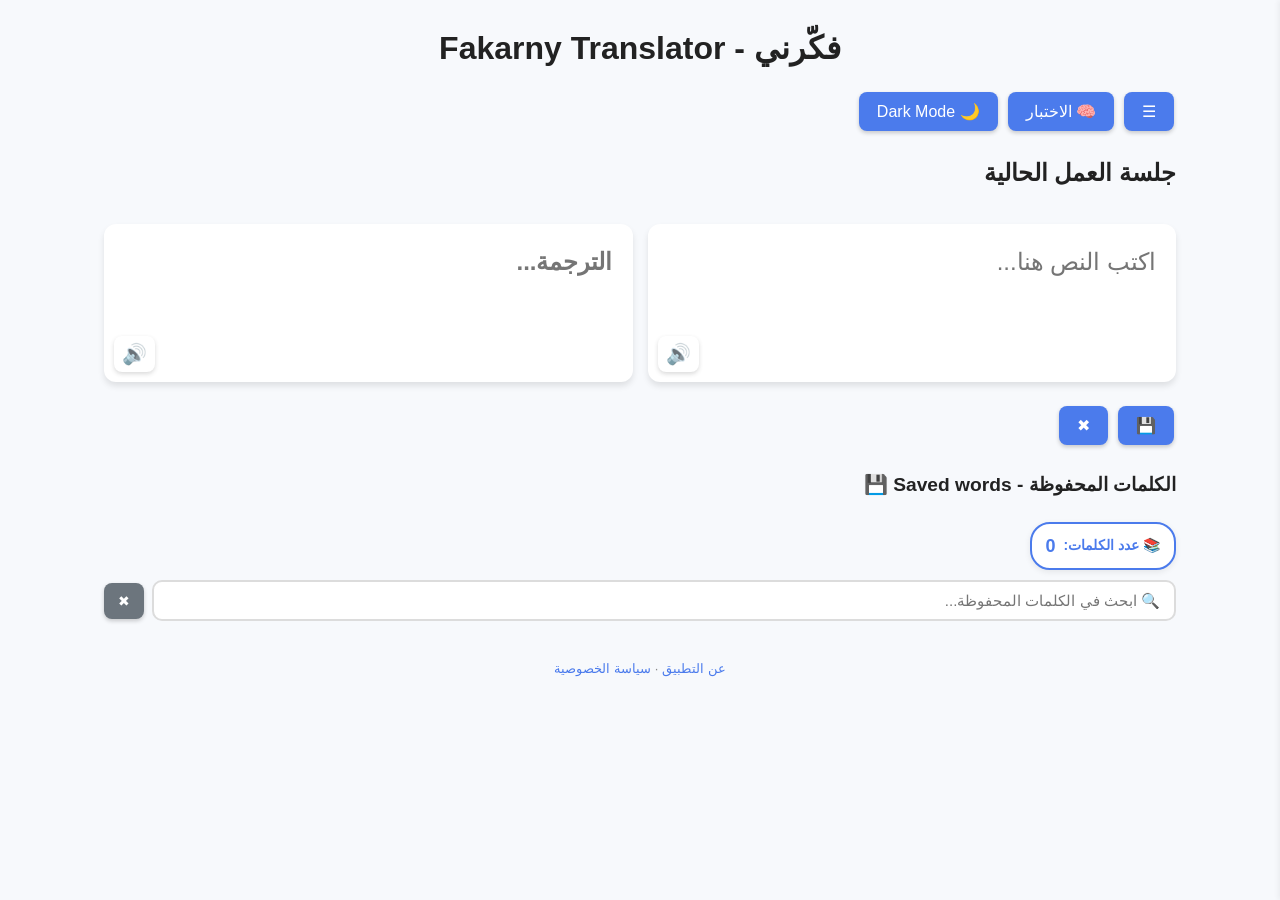
<file: index.html>
<!DOCTYPE html>
<html lang="ar" dir="rtl">
<head>
<meta charset="UTF-8" />
<meta name="viewport" content="width=device-width, initial-scale=1.0" />
<title>فكّرني - Fakarny Translator</title>
<meta name="description" content="فكّرني: أداة ترجمة فورية بين العربية والإنجليزية، مع حفظ الكلمات في جلسات منظمة، اختبارات تفاعلية لتثبيت المفردات، ونطق صوتي. مجاني بالكامل وبدون تسجيل.">

<meta property="og:type" content="website">
<meta property="og:title" content="فكّرني - Fakarny Translator">
<meta property="og:description" content="ترجم كلماتك بين العربية والإنجليزية، احفظها في جلسات، واختبر نفسك فيها لاحقًا. أداة بسيطة ومجانية بالكامل.">
<meta property="og:image" content="icon.png">
<meta property="og:locale" content="ar_AR">

<meta name="twitter:card" content="summary">
<meta name="twitter:title" content="فكّرني - Fakarny Translator">
<meta name="twitter:description" content="ترجم كلماتك بين العربية والإنجليزية، احفظها، واختبر نفسك فيها لاحقًا.">
<meta name="twitter:image" content="icon.png">

  <!-- Google tag (gtag.js) -->
<script async src="https://www.googletagmanager.com/gtag/js?id=G-F8EG2MN2RM"></script>
<script>
  window.dataLayer = window.dataLayer || [];
  function gtag(){dataLayer.push(arguments);}
  gtag('js', new Date());

  gtag('config', 'G-F8EG2MN2RM');
</script>

<!--Google Ads  -->
<script async src="https://pagead2.googlesyndication.com/pagead/js/adsbygoogle.js?client=ca-pub-7664461287230954"
     crossorigin="anonymous"></script>
  
<link rel="icon" href="icon.png">
<link rel="stylesheet" href="css/style.css">
</head>

<body>
  <div id="sidebarOverlay"></div>

  <div id="sidebar" class="hidden">
    <button id="closeSidebarBtn" onclick="closeSidebar(); clickSound();" title="إغلاق القائمة">✖</button>
    <h3>الجلسات</h3>
    <div id="sessionList"></div>
    <button onclick="newSession(); clickSound();" title="New session">+ جلسة جديدة</button>
  </div>

  <div id="main">
    <h1>فكّرني - Fakarny Translator</h1>

    <div id="topButtons">
      <button id="toggleSidebar" title="Side menu">☰</button>
      <button onclick="clickSound(); window.location.href='quiz.html'" title="Quiz">🧠 الاختبار</button>
      <button id="darkToggle" title="Change brightness">🌙 الوضع الداكن</button>
    </div>

    <h2 id="currentSessionDisplay" title="جلسة العمل الحالية"></h2>

    <div id="translation-area">
      <div id="input-box" class="translator-box">
        <textarea id="inputWord" placeholder="اكتب النص هنا..." oninput="handleInput()"></textarea>
        <button class="speak-btn" id="speakInput" onclick="toggleSpeak('inputWord', 'speakInput')" title="Listen">🔊</button>
      </div>

      <div id="output-box" class="translator-box">
        <textarea id="outputWord" placeholder="الترجمة..." title="يمكنك تعديل الترجمة قبل الحفظ" oninput="autoResize()"></textarea>
        <button class="speak-btn" id="speakOutput" onclick="toggleSpeak('outputWord', 'speakOutput')" title="Listen">🔊</button>
      </div>
    </div>

    <div id="actionButtons">
      <button onclick="saveWord(); clickSound();" title="Save">💾</button>
      <button onclick="clearOutput(); clickSound();" title="Delete">✖</button>
    </div>

    <h3>الكلمات المحفوظة - Saved words 💾</h3>

    <!-- عداد الكلمات -->
    <div id="wordCounter" title="Counter">
      📚 عدد الكلمات: <span id="counterNumber">0</span>
    </div>

    <!-- حقل البحث -->
    <div id="searchContainer">
      <input type="text" id="searchInput" placeholder="🔍 ابحث في الكلمات المحفوظة..." oninput="handleSearch()" title="Searching"/>
      <button id="clearSearch" onclick="clearSearch(); clickSound();" title="مسح البحث">✖</button>
    </div>

    <div id="savedWords" class="word-list"></div>

    <div id="siteFooter">
      <a href="about.html">عن التطبيق</a> · <a href="privacy-policy.html">سياسة الخصوصية</a>
    </div>
  </div>

  <script src="js/theme-common.js"></script>
  <script src="js/main.js"></script>
</body>
</html>
</file>
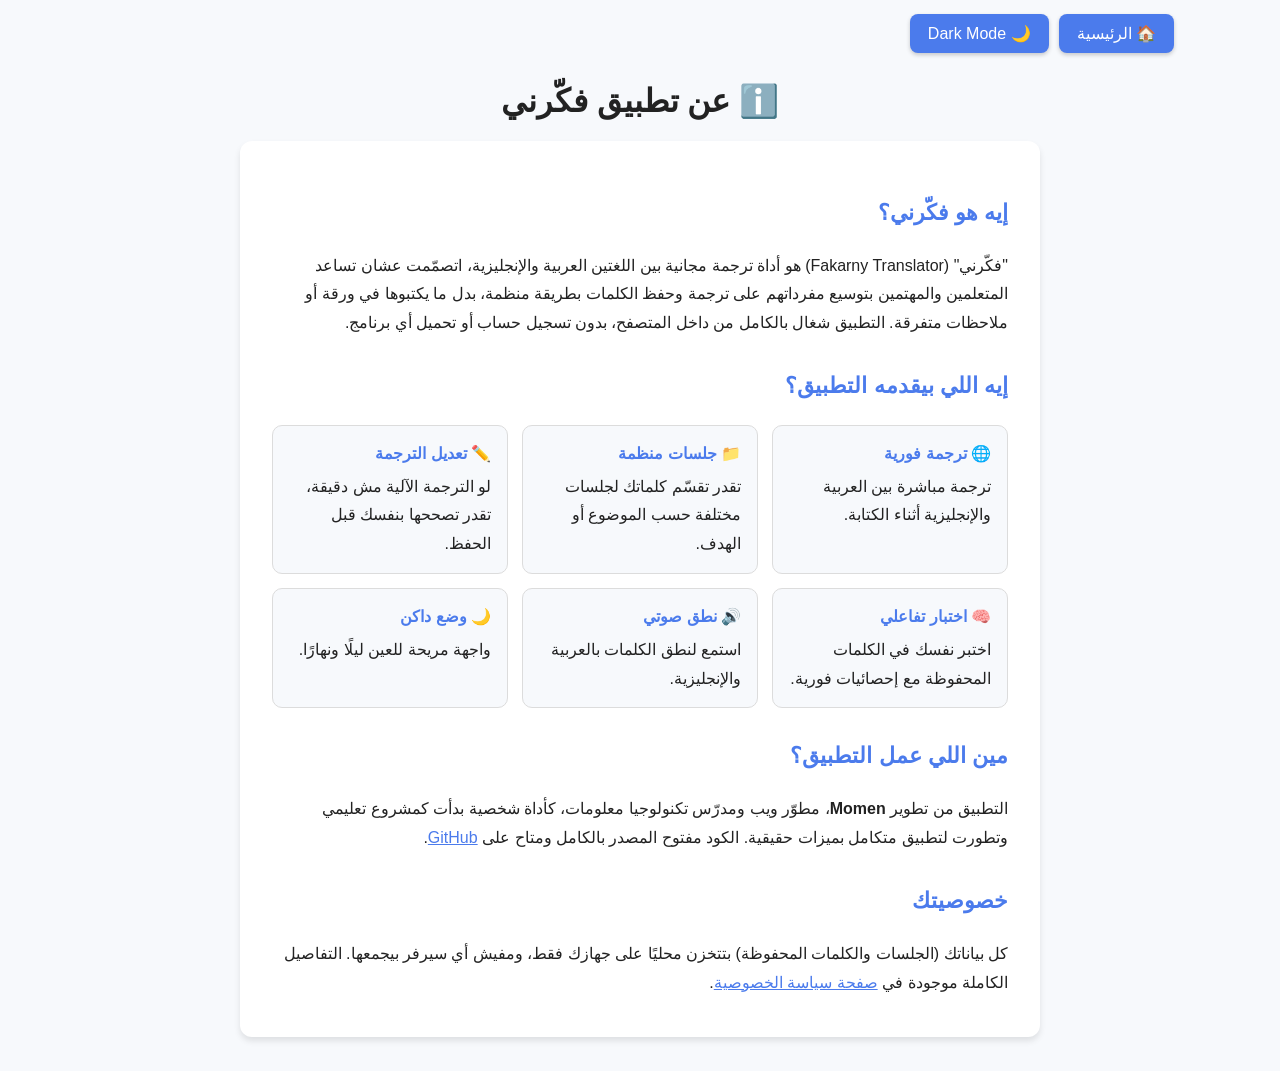
<file: about.html>
<!DOCTYPE html>
<html lang="ar" dir="rtl">
<head>
<meta charset="UTF-8" />
<meta name="viewport" content="width=device-width, initial-scale=1.0" />
<title>عن التطبيق - Fakarny Translator</title>
<meta name="description" content="تعرّف على فكّرني: أداة ترجمة مجانية بين العربية والإنجليزية، مين اللي عملها، وإزاي بتشتغل.">
  <!-- Google tag (gtag.js) -->
<script async src="https://www.googletagmanager.com/gtag/js?id=G-F8EG2MN2RM"></script>
<script>
  window.dataLayer = window.dataLayer || [];
  function gtag(){dataLayer.push(arguments);}
  gtag('js', new Date());

  gtag('config', 'G-F8EG2MN2RM');
</script>
<script async src="https://pagead2.googlesyndication.com/pagead/js/adsbygoogle.js?client=ca-pub-7664461287230954"crossorigin="anonymous"></script>
<link rel="icon" href="icon.png">
<link rel="stylesheet" href="css/style.css">
</head>

<body>
  <div id="main">
    <div id="topButtons">
      <button onclick="window.location.href='index.html'" title="العودة للرئيسية">🏠 الرئيسية</button>
      <button id="darkToggle" title="Change brightness">🌙 الوضع الداكن</button>
    </div>

    <h1>ℹ️ عن تطبيق فكّرني</h1>

    <div class="about-card">
      <h2>إيه هو فكّرني؟</h2>
      <p>
        "فكّرني" (Fakarny Translator) هو أداة ترجمة مجانية بين اللغتين العربية والإنجليزية، اتصمّمت عشان تساعد المتعلمين
        والمهتمين بتوسيع مفرداتهم على ترجمة وحفظ الكلمات بطريقة منظمة، بدل ما يكتبوها في ورقة أو ملاحظات متفرقة.
        التطبيق شغال بالكامل من داخل المتصفح، بدون تسجيل حساب أو تحميل أي برنامج.
      </p>

      <h2>إيه اللي بيقدمه التطبيق؟</h2>
      <div class="feature-grid">
        <div class="feature-item">
          <strong>🌐 ترجمة فورية</strong>
          ترجمة مباشرة بين العربية والإنجليزية أثناء الكتابة.
        </div>
        <div class="feature-item">
          <strong>📁 جلسات منظمة</strong>
          تقدر تقسّم كلماتك لجلسات مختلفة حسب الموضوع أو الهدف.
        </div>
        <div class="feature-item">
          <strong>✏️ تعديل الترجمة</strong>
          لو الترجمة الآلية مش دقيقة، تقدر تصححها بنفسك قبل الحفظ.
        </div>
        <div class="feature-item">
          <strong>🧠 اختبار تفاعلي</strong>
          اختبر نفسك في الكلمات المحفوظة مع إحصائيات فورية.
        </div>
        <div class="feature-item">
          <strong>🔊 نطق صوتي</strong>
          استمع لنطق الكلمات بالعربية والإنجليزية.
        </div>
        <div class="feature-item">
          <strong>🌙 وضع داكن</strong>
          واجهة مريحة للعين ليلًا ونهارًا.
        </div>
      </div>

      <h2>مين اللي عمل التطبيق؟</h2>
      <p>
        التطبيق من تطوير <strong>Momen</strong>، مطوّر ويب ومدرّس تكنولوجيا معلومات، كأداة شخصية بدأت كمشروع تعليمي
        وتطورت لتطبيق متكامل بميزات حقيقية. الكود مفتوح المصدر بالكامل ومتاح على
        <a href="https://github.com/Momen97-Tech/The-Translator" target="_blank" rel="noopener noreferrer">GitHub</a>.
      </p>

      <h2>خصوصيتك</h2>
      <p>
        كل بياناتك (الجلسات والكلمات المحفوظة) بتتخزن محليًا على جهازك فقط، ومفيش أي سيرفر بيجمعها.
        التفاصيل الكاملة موجودة في <a href="privacy-policy.html">صفحة سياسة الخصوصية</a>.
      </p>
    </div>
  </div>

  <script src="js/theme-common.js"></script>
</body>
</html>
</file>
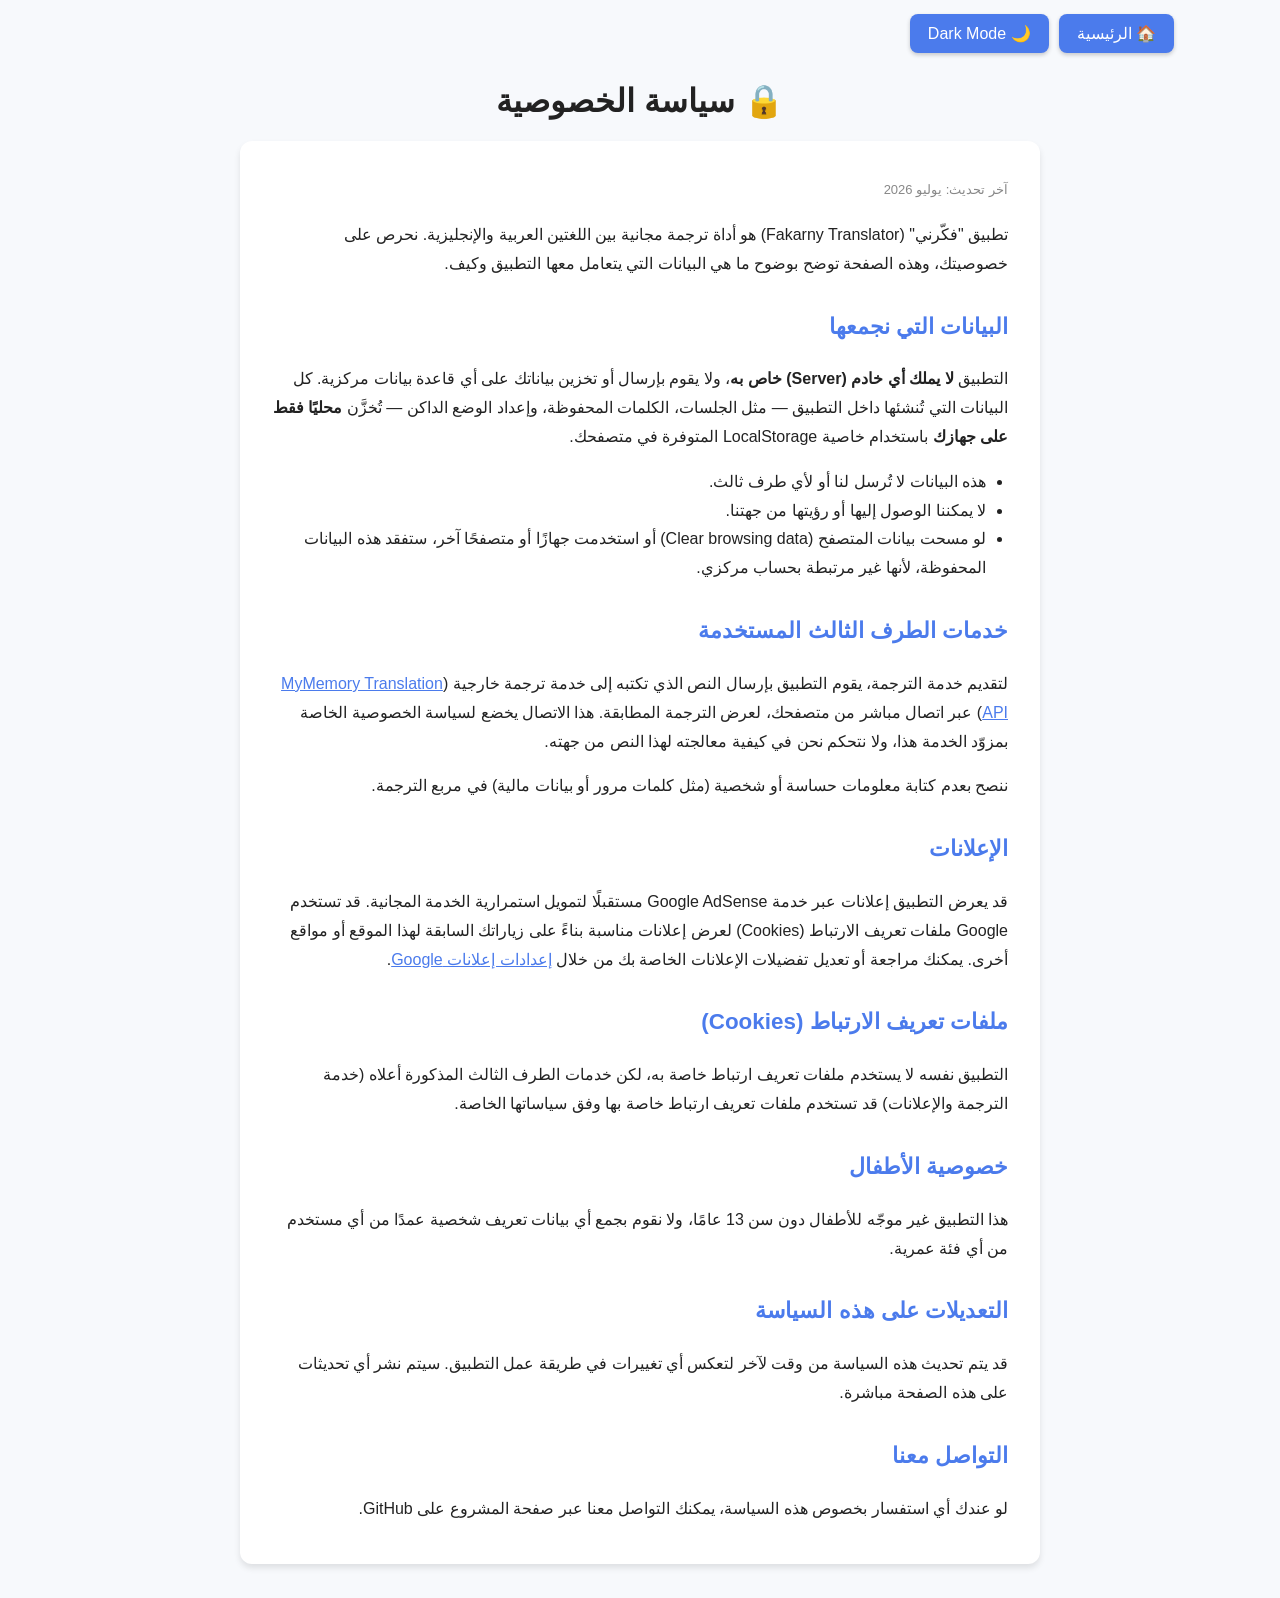
<file: privacy-policy.html>
<!DOCTYPE html>
<html lang="ar" dir="rtl">
<head>
<meta charset="UTF-8" />
<meta name="viewport" content="width=device-width, initial-scale=1.0" />
<title>سياسة الخصوصية - Fakarny Translator</title>
  <!-- Google tag (gtag.js) -->
<script async src="https://www.googletagmanager.com/gtag/js?id=G-F8EG2MN2RM"></script>
<script>
  window.dataLayer = window.dataLayer || [];
  function gtag(){dataLayer.push(arguments);}
  gtag('js', new Date());

  gtag('config', 'G-F8EG2MN2RM');
</script>

<!--Google Ads  -->
<script async src="https://pagead2.googlesyndication.com/pagead/js/adsbygoogle.js?client=ca-pub-7664461287230954"
     crossorigin="anonymous"></script>
  
<link rel="icon" href="icon.png">
<link rel="stylesheet" href="css/style.css">
</head>

<body>
  <div id="main">
    <div id="topButtons">
      <button onclick="window.location.href='index.html'" title="العودة للرئيسية">🏠 الرئيسية</button>
      <button id="darkToggle" title="Change brightness">🌙 الوضع الداكن</button>
    </div>

    <h1>🔒 سياسة الخصوصية</h1>

    <div class="policy-card">
      <p class="last-updated">آخر تحديث: يوليو 2026</p>

      <p>
        تطبيق "فكّرني" (Fakarny Translator) هو أداة ترجمة مجانية بين اللغتين العربية والإنجليزية.
        نحرص على خصوصيتك، وهذه الصفحة توضح بوضوح ما هي البيانات التي يتعامل معها التطبيق وكيف.
      </p>

      <h2>البيانات التي نجمعها</h2>
      <p>
        التطبيق <strong>لا يملك أي خادم (Server) خاص به</strong>، ولا يقوم بإرسال أو تخزين بياناتك على أي قاعدة بيانات مركزية.
        كل البيانات التي تُنشئها داخل التطبيق — مثل الجلسات، الكلمات المحفوظة، وإعداد الوضع الداكن — تُخزَّن <strong>محليًا فقط على جهازك</strong>
        باستخدام خاصية LocalStorage المتوفرة في متصفحك.
      </p>
      <ul>
        <li>هذه البيانات لا تُرسل لنا أو لأي طرف ثالث.</li>
        <li>لا يمكننا الوصول إليها أو رؤيتها من جهتنا.</li>
        <li>لو مسحت بيانات المتصفح (Clear browsing data) أو استخدمت جهازًا أو متصفحًا آخر، ستفقد هذه البيانات المحفوظة، لأنها غير مرتبطة بحساب مركزي.</li>
      </ul>

      <h2>خدمات الطرف الثالث المستخدمة</h2>
      <p>
        لتقديم خدمة الترجمة، يقوم التطبيق بإرسال النص الذي تكتبه إلى خدمة ترجمة خارجية
        (<a href="https://mymemory.translated.net/" target="_blank" rel="noopener noreferrer">MyMemory Translation API</a>)
        عبر اتصال مباشر من متصفحك، لعرض الترجمة المطابقة. هذا الاتصال يخضع لسياسة الخصوصية الخاصة بمزوّد الخدمة هذا، ولا نتحكم نحن في كيفية معالجته لهذا النص من جهته.
      </p>
      <p>
        ننصح بعدم كتابة معلومات حساسة أو شخصية (مثل كلمات مرور أو بيانات مالية) في مربع الترجمة.
      </p>

      <h2>الإعلانات</h2>
      <p>
        قد يعرض التطبيق إعلانات عبر خدمة Google AdSense مستقبلًا لتمويل استمرارية الخدمة المجانية.
        قد تستخدم Google ملفات تعريف الارتباط (Cookies) لعرض إعلانات مناسبة بناءً على زياراتك السابقة لهذا الموقع أو مواقع أخرى.
        يمكنك مراجعة أو تعديل تفضيلات الإعلانات الخاصة بك من خلال
        <a href="https://adssettings.google.com/" target="_blank" rel="noopener noreferrer">إعدادات إعلانات Google</a>.
      </p>

      <h2>ملفات تعريف الارتباط (Cookies)</h2>
      <p>
        التطبيق نفسه لا يستخدم ملفات تعريف ارتباط خاصة به، لكن خدمات الطرف الثالث المذكورة أعلاه (خدمة الترجمة والإعلانات) قد تستخدم ملفات تعريف ارتباط خاصة بها وفق سياساتها الخاصة.
      </p>

      <h2>خصوصية الأطفال</h2>
      <p>
        هذا التطبيق غير موجّه للأطفال دون سن 13 عامًا، ولا نقوم بجمع أي بيانات تعريف شخصية عمدًا من أي مستخدم من أي فئة عمرية.
      </p>

      <h2>التعديلات على هذه السياسة</h2>
      <p>
        قد يتم تحديث هذه السياسة من وقت لآخر لتعكس أي تغييرات في طريقة عمل التطبيق. سيتم نشر أي تحديثات على هذه الصفحة مباشرة.
      </p>

      <h2>التواصل معنا</h2>
      <p>
        لو عندك أي استفسار بخصوص هذه السياسة، يمكنك التواصل معنا عبر صفحة المشروع على GitHub.
      </p>
    </div>
  </div>

  <script src="js/theme-common.js"></script>
</body>
</html>
</file>
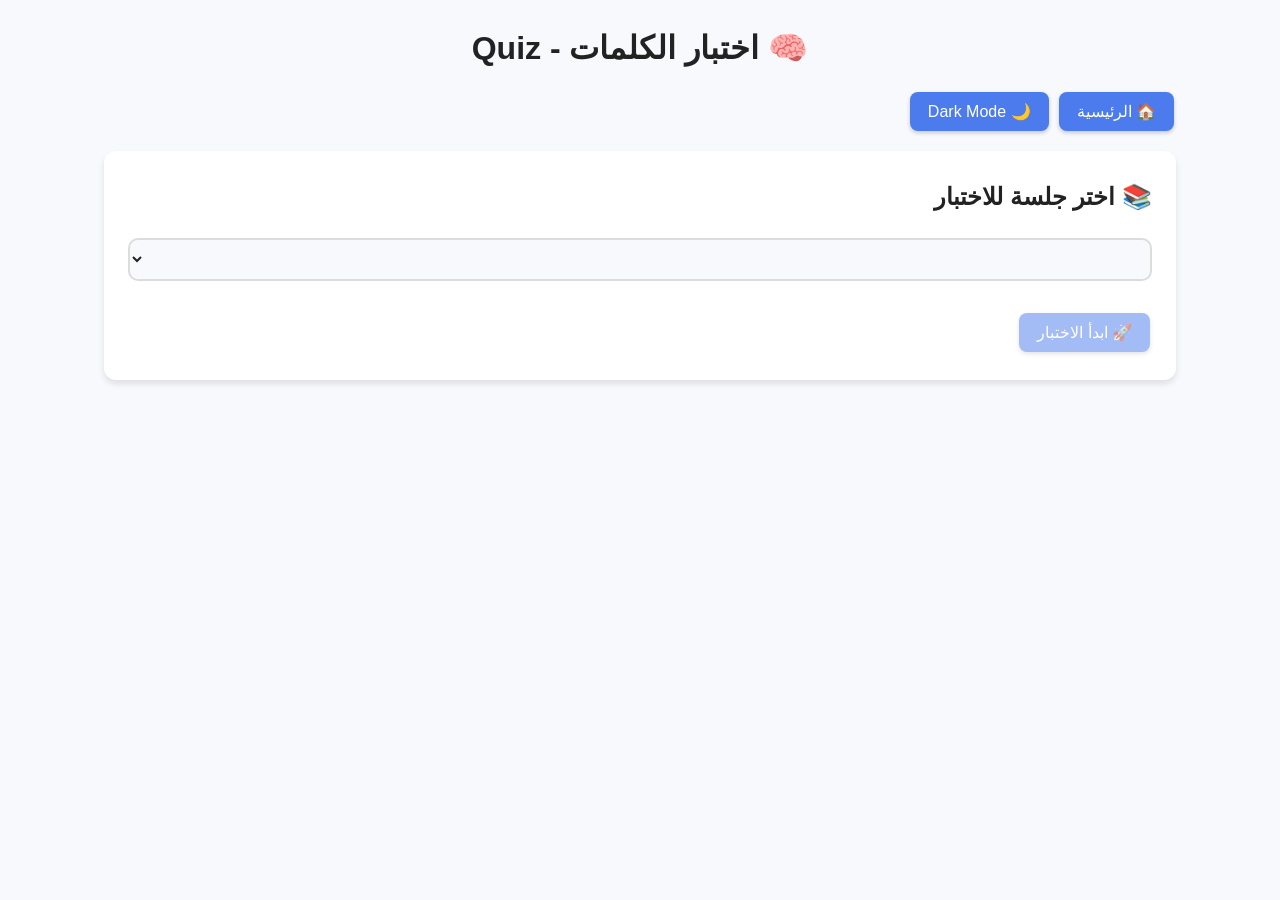
<file: quiz.html>
<!DOCTYPE html>
<html lang="ar" dir="rtl">
<head>
<meta charset="UTF-8" />
<meta name="viewport" content="width=device-width, initial-scale=1.0" />
<title>فكّرني - Fakarny Translator</title>
  <!-- Google tag (gtag.js) -->
<script async src="https://www.googletagmanager.com/gtag/js?id=G-F8EG2MN2RM"></script>
<script>
  window.dataLayer = window.dataLayer || [];
  function gtag(){dataLayer.push(arguments);}
  gtag('js', new Date());

  gtag('config', 'G-F8EG2MN2RM');
</script>
<script async src="https://pagead2.googlesyndication.com/pagead/js/adsbygoogle.js?client=ca-pub-7664461287230954"crossorigin="anonymous"></script>

<link rel="icon" href="icon.png">
<link rel="stylesheet" href="css/style.css">
</head>

<body>
  <div id="main">
    <h1>🧠 اختبار الكلمات - Quiz</h1>

    <div id="topButtons">
      <button onclick="clickSound(); goHome();" title="العودة للرئيسية">🏠 الرئيسية</button>
      <button id="darkToggle" title="Change brightness">🌙 الوضع الداكن</button>
    </div>

    <!-- اختيار الجلسة -->
    <div id="sessionSelector">
      <h2>📚 اختر جلسة للاختبار</h2>
      <select id="sessionSelect"></select>
      <div id="wordCountInfo" style="margin-bottom: 14px; color: #888; font-size: 14px;"></div>
      <button onclick="clickSound(); startQuiz();" id="startBtn">🚀 ابدأ الاختبار</button>
    </div>

    <!-- منطقة الاختبار -->
    <div id="quizArea">

      <!-- إحصائيات -->
      <div id="statsBar">
        <div class="stat-box">
          <span id="statCorrect" class="stat-correct">0</span>
          صح ✅
        </div>
        <div class="stat-box">
          <span id="statWrong" class="stat-wrong">0</span>
          غلط ❌
        </div>
        <div class="stat-box">
          <span id="statRemaining" class="stat-total">0</span>
          متبقي 📝
        </div>
      </div>

      <!-- شريط التقدم -->
      <div id="progressBar"><div id="progressFill"></div></div>
      <div id="progressText"></div>

      <!-- بطاقة السؤال -->
      <div id="quizCard">
        <div id="questionType"></div>
        <div id="questionWord"></div>
        <button id="listenBtn" onclick="listenQuestion()" title="استمع للكلمة">🔊 استمع</button>
        <div id="optionsGrid"></div>
        <div id="feedback"></div>
        <button id="nextBtn" onclick="clickSound(); nextQuestion();">التالي ←</button>
      </div>

    </div>

    <!-- شاشة النتيجة النهائية -->
    <div id="resultScreen">
      <h2 id="resultEmoji">🎉</h2>
      <div id="resultScore"></div>
      <div id="resultMessage"></div>
      <button onclick="clickSound(); restartQuiz();" style="margin-left: 8px;">🔄 إعادة الاختبار</button>
      <button onclick="clickSound(); goHome();">🏠 الرئيسية</button>
    </div>

  </div>

  <script src="js/theme-common.js"></script>
  <script src="js/quiz.js"></script>
</body>
</html>
</file>
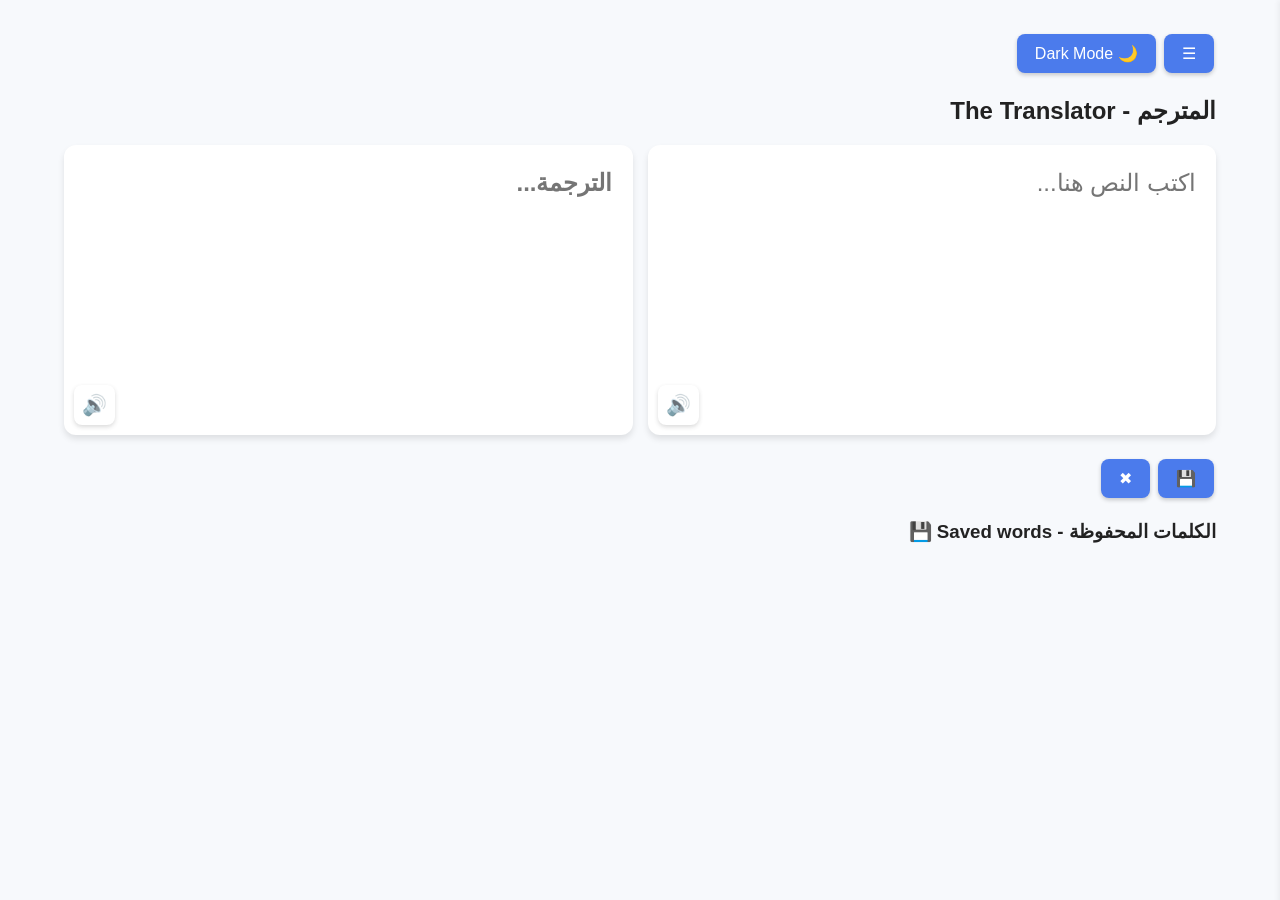
<file: The Translator V1.html>
<!DOCTYPE html>

<html lang="ar" dir="rtl">
<head>
<meta charset="UTF-8" />
<title>The Translator V1</title>
<link rel="icon" href="icon.png">

<style>
  :root {
      --primary-color: #4b7bec;
      --primary-hover: #3a64b1;
      --bg-light: #f7f9fc;
      --bg-dark: #2c3e50;
      --card-light: #ffffff;
      --card-dark: #34495e;
      --text-light: #222;
      --text-dark: #ecf0f1;
      --border-color-light: #dcdcdc;
      --border-color-dark: #555;
      --font-family: 'Verdana', sans-serif; /* الحفاظ على خط المستخدم الأصلي للترجمة */
      --general-font: 'Segoe UI', Tahoma, Geneva, sans-serif;
  }

  /* 4. أجعل اطراف الصفحة فارفة (إضافة هوامش كبيرة) */
  body {
    font-family: var(--general-font);
    margin: 0;
    padding: 0;
    background: var(--bg-light);
    color: var(--text-light);
    display: flex;
    transition: background 0.3s, color 0.3s;
    min-height: 100vh;
  }
  body.dark {
    background: var(--bg-dark);
    color: var(--text-dark);
  }

  /* الشريط الجانبي */
  #sidebar {
    width: 280px; /* زيادة قليلة لعرض الشريط الجانبي */
    background: var(--card-light);
    border-left: 1px solid var(--border-color-light);
    height: 100vh;
    padding: 20px;
    overflow-y: auto;
    transition: transform 0.3s;
    position: fixed;
    right: 0;
    top: 0;
    z-index: 1000;
    box-shadow: -2px 0 5px rgba(0, 0, 0, 0.05);
  }
  body.dark #sidebar {
    background: var(--card-dark);
    border-color: var(--border-color-dark);
  }
  #sidebar.hidden {
    transform: translateX(100%);
  }

  /* المحتوى الرئيسي */
  #main {
    flex: 1;
    /* 4. إضافة هوامش مناسبة حول المحتوى (فراغ كبير حول الصفحة) */
    padding: 30px 5%; /* هامش جانبي كبير */
    margin-right: 280px;
    transition: margin-right 0.3s;
    position: relative;
    max-width: 1200px; /* تحديد أقصى عرض لـ #main على الشاشات الكبيرة */
    margin-left: auto; /* لتوسيط المحتوى */
    margin-right: 280px;
  }
  #sidebar.hidden + #main {
    margin-right: 0;
  }
  /* توسيط المحتوى عند إخفاء الشريط الجانبي */
  #sidebar.hidden + #main {
    margin-right: auto;
    padding-right: 5%;
  }

  /* 3. تصميم المتجاور - حاوية الإدخال والترجمة */
  #translation-area {
    display: flex;
    flex-direction: row; /* متجاور افتراضيًا */
    gap: 15px;
    margin-bottom: 20px;
  }
  
  /* مربع الإدخال والإخراج */
  .translator-box {
    flex: 1;
    min-width: 0; /* مهم لـ flexbox */
    background: var(--card-light);
    border-radius: 12px;
    box-shadow: 0 4px 6px rgba(0, 0, 0, 0.1);
    padding: 20px;
    position: relative;
    height: 250px; /* ارتفاع ثابت لمربع الترجمة */
  }
  body.dark .translator-box {
    background: var(--card-dark);
  }
  
  /* تنسيق حقل النص داخل المربع */
  .translator-box textarea {
    width: 100%;
    height: 100%;
    border: none;
    resize: none;
    padding: 0;
    margin: 0;
    background: transparent;
    font-size: 24px; /* الحفاظ على حجم الخط */
    line-height: 1.5;
    font-family: var(--font-family);
    color: var(--text-light);
    outline: none;
  }
  body.dark .translator-box textarea {
    color: var(--text-dark);
  }
  
  /* تخصيص خاص لمربع الإدخال */
  #input-box textarea {
    font-weight: normal;
  }

  /* تخصيص خاص لمربع الإخراج */
  #output-box textarea {
    font-weight: bold;
    direction: rtl; /* ضمان عرض الترجمة العربية بشكل صحيح */
  }

  /* تنسيق زر النطق (Speaker) داخل الصندوق */
  .speak-btn {
    position: absolute;
    bottom: 10px;
    left: 10px;
    background: none;
    border: none;
    cursor: pointer;
    font-size: 20px;
    color: var(--primary-color);
    margin: 0;
    padding: 8px;
    opacity: 0.7;
    transition: opacity 0.2s, color 0.2s;
  }
  .speak-btn:hover {
    opacity: 1;
    color: var(--primary-hover);
  }
  
  /* أزرار الإجراءات الرئيسية */
  button {
    padding: 10px 18px;
    border: none;
    border-radius: 8px;
    cursor: pointer;
    background: var(--primary-color);
    color: white;
    margin: 4px 2px;
    font-size: 16px;
    transition: background 0.2s, transform 0.1s;
    box-shadow: 0 2px 4px rgba(0, 0, 0, 0.2);
  }
  button:hover {
    background: var(--primary-hover);
    transform: translateY(-1px);
  }

  /* تنسيق زر التعديل (Edit) */
  .edit-btn {
    background: #ffa726; /* لون برتقالي */
    padding: 5px 8px;
    font-size: 14px;
    margin-left: 5px;
  }
  .edit-btn:hover {
    background: #fb8c00;
  }


  /* قائمة الكلمات المحفوظة */
  .word-list div {
    padding: 8px 12px;
    background: var(--card-light);
    margin-bottom: 8px;
    border-radius: 8px;
    display: flex;
    justify-content: space-between;
    align-items: center;
    cursor: grab;
    box-shadow: 0 1px 3px rgba(0, 0, 0, 0.05);
  }
  body.dark .word-list div {
    background: var(--card-dark);
    border-color: var(--border-color-dark);
  }
  
  .word-list .word-pair {
    flex-grow: 1;
    display: flex;
    align-items: center;
    justify-content: flex-start;
    flex-wrap: wrap; /* للسماح بالعناصر بالتكسير على خطوط متعددة */
    cursor: pointer;
    font-size: 15px;
    padding: 0;
  }

  /* الأزرار داخل قائمة الكلمات المحفوظة */
  .word-list .controls {
    display: flex;
    align-items: center;
    flex-shrink: 0;
  }
  
  .word-list button {
    padding: 4px 6px;
    margin: 0 3px;
    font-size: 14px;
    box-shadow: none;
  }
  
  /* زر النسخ الجديد (لكل كلمة في القائمة) */
  .copy-btn-word {
    background: #6c757d; /* رمادي لزر النسخ */
    margin-left: 5px;
    margin-right: 5px;
  }
  .copy-btn-word:hover {
    background: #5a6268;
  }

  .word-list .speak-btn {
    position: static;
    transform: none;
    font-size: 16px;
    padding: 0;
    margin-left: 5px;
    margin-right: 5px;
  }

  /* الاستجابة للهواتف المحمولة */
  @media (max-width: 900px) {
    #translation-area {
      flex-direction: column; /* تتراكم رأسياً على الشاشات الصغيرة */
    }
    .translator-box {
      height: 150px; /* ارتفاع أقل للموبايل */
    }
    #main {
      padding: 20px;
      margin-right: 0; /* إلغاء هامش الشريط الجانبي */
      max-width: 100%;
    }
    #sidebar {
      width: 100%;
      height: 50vh;
      transform: translateY(100%);
      bottom: 0;
      top: auto;
      border-left: none;
      border-top: 1px solid var(--border-color-light);
    }
    #sidebar.hidden {
      transform: translateY(0%);
    }
    #toggleSidebar {
      right: 15px;
      top: 15px;
    }
    .session-item button {
        margin-right: 0;
    }
  }

</style>
</head>


<body>
<div id="sidebar" class="hidden">
  <h3>الجلسات</h3>
  <div id="sessionList"></div>
  <button onclick="newSession()" title="New session">+ جلسة جديدة</button>
</div>

<div id="main">
  <button id="toggleSidebar" title="Side menu">☰</button>
  <button id="darkToggle" title="Change brightness">🌙 الوضع الداكن</button>
  <h2>المترجم - The Translator</h2>
  
  <!-- 3. المربعات المتجاورة -->
  <div id="translation-area">
    
    <!-- مربع الإدخال -->
    <div id="input-box" class="translator-box">
        <textarea id="inputWord" placeholder="اكتب النص هنا..." oninput="handleInput()"></textarea>
        <button class="speak-btn" onclick="speakText(document.getElementById('inputWord').value)" title="Listen">🔊</button>
    </div>
    
    <!-- مربع الإخراج (الترجمة) -->
    <div id="output-box" class="translator-box">
        <textarea id="outputWord" placeholder="الترجمة..." readonly></textarea>
        <button class="speak-btn" onclick="speakText(document.getElementById('outputWord').value)" title="Listen">🔊</button>
    </div>
  </div>
  
  <div id="actionButtons">
    <button onclick="saveWord()" title="Save">💾</button>
    <button onclick="clearOutput()" title="Delete">✖</button>
  </div>
  
  <h3>الكلمات المحفوظة - Saved words 💾</h3>
  <div id="savedWords" class="word-list"></div>
</div>

<script>
// ---------- إعدادات واجهة برمجة تطبيقات النطق (TTS) ----------
const synth = window.speechSynthesis;
let defaultArabicVoice = null;
let defaultEnglishVoice = null;

function setupVoices() {
    if (defaultArabicVoice && defaultEnglishVoice) return;
    const voices = synth.getVoices();
    defaultArabicVoice = voices.find(v => v.lang.startsWith('ar')) || voices.find(v => v.lang.includes('Arabic')) || null;
    defaultEnglishVoice = voices.find(v => v.lang.startsWith('en')) || voices.find(v => v.lang.includes('English')) || null;
}
// التأكد من تحميل الأصوات
if (synth) {
  synth.onvoiceschanged = setupVoices;
  setupVoices(); // محاولة الإعداد الفوري
} else {
  console.warn("Speech Synthesis API not supported in this browser.");
}

function speakText(text) {
    if (!text || !synth) return;
    synth.cancel();

    let isArabic = /[\u0600-\u06FF]/.test(text);
    const utterance = new SpeechSynthesisUtterance(text);

    if (isArabic) {
        utterance.voice = defaultArabicVoice;
        utterance.lang = 'ar-SA';
    } else {
        utterance.voice = defaultEnglishVoice;
        utterance.lang = 'en-US';
    }
    
    synth.speak(utterance);
}
// -------------------------------------------------------------

// ---------- وظيفة النسخ المُحسّنة (1. إصلاح زر النسخ) ----------
async function copyText(e, textToCopy) {
    e.stopPropagation();
    
    // محاولة استخدام واجهة برمجة تطبيقات الحافظة الحديثة
    if (navigator.clipboard) {
        try {
            await navigator.clipboard.writeText(textToCopy);
            showCopyFeedback(e.currentTarget);
        } catch (err) {
            console.error('Failed to copy using modern API. Falling back to execCommand:', err);
            // Fallback (قد لا يعمل في جميع الـ iFrames)
            if (document.execCommand) {
                 fallbackCopy(textToCopy, e.currentTarget);
            } else {
                 alert('النسخ فشل. متصفحك لا يدعم واجهات النسخ المتقدمة.');
            }
        }
    } else if (document.execCommand) {
        fallbackCopy(textToCopy, e.currentTarget);
    } else {
        alert('النسخ فشل. لا يتوفر دعم للحافظة.');
    }
}

function fallbackCopy(text, button) {
    const textarea = document.createElement('textarea');
    textarea.value = text;
    textarea.style.position = 'fixed';
    textarea.style.left = '-9999px';
    document.body.appendChild(textarea);
    textarea.select();
    try {
        document.execCommand('copy');
        showCopyFeedback(button);
    } catch (err) {
        console.error('Fallback copy failed:', err);
    } finally {
        document.body.removeChild(textarea);
    }
}

function showCopyFeedback(button) {
    const originalText = button.textContent;
    button.textContent = '✅';
    setTimeout(() => {
        button.textContent = originalText;
    }, 1500);
}
// -------------------------------------------------------------


// ---------- إدارة الجلسات ----------
const DEFAULT_SESSION_NAME = "جلسة العمل الحالية";

(function applySavedTheme() {
  const savedTheme = localStorage.getItem('theme');
  if (savedTheme === 'dark') {
    document.body.classList.add('dark');
    document.getElementById('darkToggle').textContent = '☀️ Light Mode';
  } else {
    document.getElementById('darkToggle').textContent = '🌙 Dark Mode';
  }
})();

let debounceTimer;
let sessions = {};

try {
  sessions = JSON.parse(localStorage.getItem("sessions") || "{}");
} catch (e) {
  console.error("خطأ في قراءة الجلسات من localStorage:", e);
  sessions = {};
}

if (Object.keys(sessions).length === 0) {
    sessions[DEFAULT_SESSION_NAME] = [];
}

let current = localStorage.getItem("currentSession") || DEFAULT_SESSION_NAME;

if (!sessions[current]) {
    current = DEFAULT_SESSION_NAME;
}

let dragSrcIndex = null;
renderSessions();
renderWords();

function newSession() {
  let name = prompt("اسم الجلسة الجديدة:");
  if (!name) return;
  
  if (sessions[name]) {
    alert("هذا الاسم مستخدم بالفعل!");
    return;
  }
  sessions[name] = [];
  current = name;
  saveSessions();
  renderSessions();
  renderWords();
  document.getElementById("sidebar").classList.add("hidden");
}

// 2. أمكانية تعديل أسم الجلسة
function editSessionName(oldName) {
    let newName = prompt(`تعديل اسم الجلسة "${oldName}":`, oldName);
    if (!newName || newName === oldName || !newName.trim()) return;

    if (sessions[newName]) {
        alert("هذا الاسم مستخدم بالفعل أو هو اسم الجلسة الافتراضية.");
        return;
    }

    // نقل البيانات إلى الاسم الجديد
    sessions[newName] = sessions[oldName];
    delete sessions[oldName];
    
    // تحديث الجلسة الحالية
    if (current === oldName) {
        current = newName;
    }
    
    saveSessions();
    renderSessions();
}

function renderSessions() {
  let box = document.getElementById("sessionList");
  box.innerHTML = "";
  
  if (!sessions[DEFAULT_SESSION_NAME]) {
     sessions[DEFAULT_SESSION_NAME] = [];
  }
  
  localStorage.setItem("currentSession", current);

  for (let s in sessions) {
    let div = document.createElement("div");
    div.className = "session-item";
    
    if (s === current) {
      div.classList.add("active");
    }
    
    let isDefault = (s === DEFAULT_SESSION_NAME);
    
    // إضافة زر التعديل إذا لم تكن جلسة العمل الافتراضية
    let editBtnHtml = !isDefault
      ? `<button class="edit-btn" onclick="editSessionName('${s}')" title="Name change">✏️</button>`
      : ''; 
      
    let deleteBtnHtml = !isDefault
      ? `<button onclick="deleteSession(event, '${s}')" title="Delete">✖</button>`
      : '';
      
    div.innerHTML = `
        <span>${s}</span>
        <div>
            ${editBtnHtml}
            ${deleteBtnHtml}
        </div>
    `;
    
    div.onclick = (e) => {
      // التأكد من عدم النقر على زر الحذف أو التعديل
      if (e.target.tagName !== "BUTTON") {
        current = s;
        renderSessions();
        renderWords();
        document.getElementById("sidebar").classList.add("hidden");
      }
    };
    box.appendChild(div);
  }
}

function deleteSession(e, name) {
  e.stopPropagation();
  delete sessions[name];
  if (current === name) {
    current = DEFAULT_SESSION_NAME; 
  }
  saveSessions();
  renderSessions();
  renderWords();
}

function renderWords() {
  let box = document.getElementById("savedWords");
  box.innerHTML = "";
  if (!current || !sessions[current]) {
    box.innerHTML = `<p>اختر جلسة أو ابدأ جلسة جديدة لحفظ الكلمات. (الجلسة الحالية: ${current})</p>`;
    return;
  }
  
  sessions[current].forEach((w, i) => {
    // 1. إضافة زر نسخ للكلمة الأصلية (w[0]) و زر نسخ للترجمة (w[1])
    let d = document.createElement("div");
    d.draggable = true;
    d.dataset.index = i;
    
    // لتبسيط الكود، نستخدم backticks ` ولغة Escape للحماية
    d.innerHTML = `
      <div class="word-pair">
        <!-- أزرار الكلمة الأصلية -->
        <button class="speak-btn" onclick="speakText('${w[0].replace(/'/g, "\\'")}')"  title="Listen">🔊</button> 
        <button class="copy-btn-word" onclick="copyText(event, \`${w[0].replace(/`/g, '\\`').replace(/'/g, "\\'")}\`)" title="Copy">📋</button>
        <span onclick="loadWord('${w[0].replace(/'/g, "\\'")}', '${w[1].replace(/'/g, "\\'")}')">${w[0]}</span>
      </div>
       
      <div class="word-pair">
        <!-- أزرار الترجمة -->
        <button class="speak-btn" onclick="speakText('${w[1].replace(/'/g, "\\'")}')"  title="Listen">🔊</button>
        <button class="copy-btn-word" onclick="copyText(event, \`${w[1].replace(/`/g, '\\`').replace(/'/g, "\\'")}\`)" title="Copy" >📋</button>
        <span onclick="loadWord('${w[0].replace(/'/g, "\\'")}', '${w[1].replace(/'/g, "\\'")}')">${w[1]}</span>
      </div>
      <div class="controls">
        <button onclick="del(event, ${i})" title="Delete">✖</button>
      </div>
    `;
    
    d.addEventListener("dragstart", dragStart);
    d.addEventListener("dragover", dragOver);
    d.addEventListener("drop", drop);
    d.addEventListener("dragend", dragEnd);
    box.appendChild(d);
  });
}

function loadWord(source, target) {
    document.getElementById("inputWord").value = source;
    document.getElementById("outputWord").value = target;
}

function dragStart(e) {
  dragSrcIndex = e.currentTarget.dataset.index;
  e.dataTransfer.effectAllowed = "move";
  e.currentTarget.style.opacity = '0.4';
}
function dragOver(e) {
  e.preventDefault();
  e.dataTransfer.dropEffect = "move";
}
function drop(e) {
  e.preventDefault();
  let targetEl = e.currentTarget;
  let targetIndex = targetEl.dataset.index;
  
  if (dragSrcIndex === null || targetIndex === dragSrcIndex) return;

  let itemToMove = sessions[current].splice(dragSrcIndex, 1)[0];
  sessions[current].splice(targetIndex, 0, itemToMove);
  
  dragSrcIndex = null;
  saveSessions();
  renderWords();
}
function dragEnd(e) {
  e.currentTarget.style.opacity = '1';
  dragSrcIndex = null;
}

function saveWord() {
  let w = document.getElementById("inputWord").value.trim();
  if (!w) return;
  
  if (!current) current = DEFAULT_SESSION_NAME;

  let t = document.getElementById("outputWord").value.trim();
  if (!t || t === "يتم الترجمة...") {
    alert("الرجاء انتظار ظهور الترجمة أولاً.");
    return;
  }
  
  sessions[current].push([w, t]);
  saveSessions();
  renderWords();
  document.getElementById("inputWord").value = "";
  document.getElementById("outputWord").value = "";
}

function clearOutput() {
  document.getElementById("inputWord").value = "";
  document.getElementById("outputWord").value = "";
}

function del(e, i) {
  e.stopPropagation();
  sessions[current].splice(i, 1);
  saveSessions();
  renderWords();
}

function saveSessions() {
  localStorage.setItem("sessions", JSON.stringify(sessions));
}

async function translate(text) {
  if (!text) return "";
  try {
    let isArabic = /[\u0600-\u06FF]/.test(text);
    let targetLang = isArabic ? "en" : "ar";
    let sourceLang = isArabic ? "ar" : (/[a-zA-Z]/.test(text) ? "en" : "auto");
    
    let r = await fetch(
      `https://translate.googleapis.com/translate_a/single?client=gtx&sl=${sourceLang}&tl=${targetLang}&dt=t&q=${encodeURIComponent(text)}`
    );
    let data = await r.json();
    return data[0].map(segment => segment[0]).join('');
  } catch (e) {
    console.error("Translation error:", e);
    return "خطأ في الاتصال";
  }
}

// استخدام دالة واحدة للتعامل مع الإدخال (مع Debouncing)
function handleInput() {
    clearTimeout(debounceTimer);
    let text = inputWord.value.trim();
    if (!text) {
        outputWord.value = "";
        return;
    }
    
    outputWord.value = "يتم الترجمة...";
    
    debounceTimer = setTimeout(async () => {
        outputWord.value = await translate(text);
    }, 500);
}

// -- ربط الأحداث --

document.getElementById("toggleSidebar").onclick = () => {
  document.getElementById("sidebar").classList.toggle("hidden");
};

document.getElementById("darkToggle").onclick = () => {
  document.body.classList.toggle("dark");
  if (document.body.classList.contains("dark")) {
    localStorage.setItem('theme', 'dark');
    document.getElementById('darkToggle').textContent = '☀️ Light Mode';
  } else {
    localStorage.setItem('theme', 'light');
    document.getElementById('darkToggle').textContent = '🌙 Dark Mode';
  }
};
</script>
</body>
</html>
</file>
<file: css/style.css>
:root {
    --primary-color: #4b7bec;
    --primary-hover: #3a64b1;
    --bg-light: #f7f9fc;
    --bg-dark: #2c3e50;
    --card-light: #ffffff;
    --card-dark: #34495e;
    --text-light: #222;
    --text-dark: #ecf0f1;
    --border-color-light: #dcdcdc;
    --border-color-dark: #555;
    --font-family: 'Verdana', sans-serif;
    --general-font: 'Segoe UI', Tahoma, Geneva, sans-serif;
    --sidebar-width: 280px;
}

*, *::before, *::after {
  box-sizing: border-box;
}

body {
  font-family: var(--general-font);
  margin: 0;
  padding: 0;
  background: var(--bg-light);
  color: var(--text-light);
  display: flex;
  justify-content: center;
  transition: background 0.3s, color 0.3s;
  min-height: 100vh;
  line-height: 1.8;
  overflow-x: hidden;
}

body.dark {
  background: var(--bg-dark);
  color: var(--text-dark);
}

#main {
  flex: 1;
  padding: 10px 5%;
  max-width: 1200px;
  width: 100%;
}

h1 {
  text-align: center;
  font-size: clamp(1.3rem, 4vw, 2rem);
  margin: 10px 0;
}

h2 {
  font-size: clamp(1rem, 3vw, 1.5rem);
}

h3 {
  font-size: clamp(0.95rem, 2.5vw, 1.2rem);
}

p, li {
  font-size: clamp(14px, 2vw, 16px);
}

ul {
  padding-inline-start: 22px;
}

a {
  color: var(--primary-color);
}

/* ===== TOP BUTTONS ===== */
#topButtons {
  display: flex;
  flex-wrap: wrap;
  gap: 6px;
  align-items: center;
  margin-bottom: 16px;
}

/* ===== BUTTONS ===== */
button {
  padding: 10px 18px;
  border: none;
  border-radius: 8px;
  cursor: pointer;
  background: var(--primary-color);
  color: white;
  margin: 4px 2px;
  font-size: clamp(13px, 2vw, 16px);
  transition: background 0.2s, transform 0.1s;
  box-shadow: 0 2px 4px rgba(0, 0, 0, 0.2);
  white-space: nowrap;
}

button:hover {
  background: var(--primary-hover);
  transform: translateY(-1px);
}

button:disabled {
  opacity: 0.5;
  cursor: not-allowed;
  transform: none;
}

.edit-btn {
  background: #ffa726;
  font-size: 14px;
  margin-left: 5px;
}

.edit-btn:hover {
  background: #fb8c00;
}

/* ===== SIDEBAR ===== */
#sidebar {
  width: var(--sidebar-width);
  background: var(--card-light);
  border-left: 1px solid var(--border-color-light);
  height: 100vh;
  padding: 20px;
  overflow-y: auto;
  overflow-x: hidden;
  transition: transform 0.3s ease;
  position: fixed;
  right: 0;
  top: 0;
  z-index: 1000;
  box-shadow: -2px 0 5px rgba(0, 0, 0, 0.05);
  transform: translateX(0);
}

body.dark #sidebar {
  background: var(--card-dark);
  border-color: var(--border-color-dark);
}

#sidebar.hidden {
  transform: translateX(100%);
}

#sidebarOverlay {
  display: none;
  position: fixed;
  inset: 0;
  background: rgba(0,0,0,0.4);
  z-index: 999;
}

#sidebarOverlay.active {
  display: block;
}

#closeSidebarBtn {
  display: block;
  width: 100%;
  margin-bottom: 14px;
  background: #4b7bec;
  color: white;
  border: none;
  border-radius: 8px;
  padding: 8px 12px;
  font-size: 15px;
  cursor: pointer;
  text-align: center;
  transition: background 0.2s;
  box-shadow: 0 2px 4px rgba(0,0,0,0.15);
}

#closeSidebarBtn:hover {
  background: #3a64b1;
  transform: translateY(-1px);
}

/* ===== TRANSLATION AREA ===== */
#translation-area {
  display: flex;
  flex-direction: row;
  gap: 15px;
  margin-bottom: 20px;
  align-items: stretch;
}

#currentSessionDisplay {
  display: block;
  padding-bottom: 10px;
  margin-top: 10px;
  word-break: break-word;
}

.translator-box {
  flex: 1;
  min-width: 0;
  background: var(--card-light);
  border-radius: 12px;
  box-shadow: 0 4px 6px rgba(0, 0, 0, 0.1);
  padding: 20px;
  padding-bottom: 48px;
  position: relative;
}

body.dark .translator-box {
  background: var(--card-dark);
}

.translator-box textarea {
  width: 100%;
  min-height: 60px;
  height: auto;
  border: none;
  resize: none;
  padding: 0;
  margin: 0;
  background: transparent;
  font-size: 24px;
  line-height: 1.5;
  font-family: var(--font-family);
  color: var(--text-light);
  outline: none;
  overflow: hidden;
  display: block;
}

body.dark .translator-box textarea {
  color: var(--text-dark);
}

#input-box textarea {
  font-weight: normal;
}

#output-box textarea {
  font-weight: bold;
  direction: rtl;
}

.speak-btn {
  position: absolute;
  bottom: 10px;
  left: 10px;
  background: none;
  border: none;
  cursor: pointer;
  font-size: 20px;
  color: var(--primary-color);
  margin: 0;
  padding: 8px;
  opacity: 0.7;
  transition: opacity 0.2s, color 0.2s;
  line-height: 1;
}

.speak-btn:hover {
  opacity: 1;
  color: var(--primary-hover);
}

.speak-btn.playing {
  opacity: 1;
  color: #e74c3c;
  animation: pulse 1s ease-in-out infinite;
}

@keyframes pulse {
  0%, 100% { transform: scale(1); }
  50% { transform: scale(1.15); }
}

#actionButtons {
  display: flex;
  flex-wrap: wrap;
  gap: 6px;
  margin-bottom: 10px;
}

/* ===== WORD LIST ===== */
.word-list div.word-row {
  padding: 8px 12px;
  background: var(--card-light);
  margin-bottom: 8px;
  border-radius: 8px;
  display: grid;
  grid-template-columns: 1fr 1fr auto;
  align-items: center;
  cursor: grab;
  box-shadow: 0 1px 3px rgba(0, 0, 0, 0.05);
  gap: 8px;
}

body.dark .word-list div.word-row {
  background: var(--card-dark);
  border-color: var(--border-color-dark);
}

.word-list .word-pair {
  display: flex;
  align-items: center;
  gap: 4px;
  font-size: clamp(13px, 2vw, 15px);
  min-width: 0;
  overflow: hidden;
}

.word-list .word-pair span {
  cursor: pointer;
  word-break: break-word;
  overflow-wrap: anywhere;
  flex: 1;
  min-width: 0;
}

.word-list .controls {
  display: flex;
  align-items: center;
  flex-shrink: 0;
  justify-content: flex-end;
}

.word-list button {
  padding: 4px 6px;
  margin: 0 2px;
  font-size: 14px;
  box-shadow: none;
  flex-shrink: 0;
}

.copy-btn-word {
  background: #6c757d;
}

.copy-btn-word:hover {
  background: #5a6268;
}

.word-list .speak-btn {
  position: static;
  transform: none;
  font-size: 16px;
  padding: 4px 6px;
  margin: 0 2px;
  flex-shrink: 0;
}

.session-item {
  padding: 5px;
}

.session-item:hover {
  outline: #4b7bec 2px solid;
  border-radius: 8px;
}

/* ===== WORD COUNTER & SEARCH ===== */
#wordCounter {
  display: inline-flex;
  align-items: center;
  gap: 8px;
  background: var(--card-light);
  border-radius: 20px;
  padding: 6px 14px;
  box-shadow: 0 2px 6px rgba(0,0,0,0.08);
  font-size: 14px;
  font-weight: bold;
  color: var(--primary-color);
  margin-bottom: 10px;
  border: 2px solid var(--primary-color);
  transition: background 0.3s;
}

body.dark #wordCounter {
  background: var(--card-dark);
}

#wordCounter span {
  font-size: 18px;
}

#searchContainer {
  display: flex;
  align-items: center;
  gap: 8px;
  margin-bottom: 12px;
}

#searchInput {
  flex: 1;
  padding: 10px 14px;
  border: 2px solid var(--border-color-light);
  border-radius: 10px;
  font-size: 15px;
  font-family: var(--general-font);
  background: var(--card-light);
  color: var(--text-light);
  outline: none;
  transition: border-color 0.2s, background 0.3s;
}

#searchInput:focus {
  border-color: var(--primary-color);
}

body.dark #searchInput {
  background: var(--card-dark);
  color: var(--text-dark);
  border-color: var(--border-color-dark);
}

#clearSearch {
  background: #6c757d;
  padding: 10px 14px;
  font-size: 14px;
  margin: 0;
}

#clearSearch:hover {
  background: #5a6268;
}

.search-highlight {
  background: #fff176;
  border-radius: 3px;
  color: #222;
  padding: 0 2px;
}

body.dark .search-highlight {
  background: #f9a825;
  color: #111;
}

/* ===== CARDS FOR ABOUT & PRIVACY ===== */
.about-card, .policy-card {
  background: var(--card-light);
  border-radius: 12px;
  box-shadow: 0 4px 6px rgba(0, 0, 0, 0.1);
  padding: 24px clamp(16px, 4vw, 32px);
  margin: 0 auto 24px auto;
  max-width: 800px;
}

body.dark .about-card, body.dark .policy-card {
  background: var(--card-dark);
}

.about-card h2, .policy-card h2 {
  font-size: clamp(1.1rem, 3vw, 1.4rem);
  color: var(--primary-color);
  margin-top: 28px;
}

.feature-grid {
  display: grid;
  grid-template-columns: repeat(auto-fit, minmax(220px, 1fr));
  gap: 14px;
  margin: 16px 0;
}

.feature-item {
  background: var(--bg-light);
  border: 1px solid var(--border-color-light);
  border-radius: 10px;
  padding: 14px 16px;
}

body.dark .feature-item {
  background: var(--bg-dark);
  border-color: var(--border-color-dark);
}

.feature-item strong {
  display: block;
  margin-bottom: 4px;
  color: var(--primary-color);
}

.last-updated {
  color: #888;
  font-size: 13px;
  margin-bottom: 20px;
}

/* ===== QUIZ SECTION ===== */
#sessionSelector {
  background: var(--card-light);
  border-radius: 12px;
  box-shadow: 0 4px 6px rgba(0, 0, 0, 0.1);
  padding: 24px;
  margin-bottom: 20px;
}

body.dark #sessionSelector {
  background: var(--card-dark);
}

#sessionSelector h2 {
  margin-top: 0;
}

#sessionSelect {
  width: 100%;
  padding: 10px 14px;
  border: 2px solid var(--border-color-light);
  border-radius: 10px;
  font-size: 16px;
  font-family: var(--general-font);
  background: var(--bg-light);
  color: var(--text-light);
  outline: none;
  margin-bottom: 14px;
  transition: border-color 0.2s;
}

#sessionSelect:focus {
  border-color: var(--primary-color);
}

body.dark #sessionSelect {
  background: var(--bg-dark);
  color: var(--text-dark);
  border-color: var(--border-color-dark);
}

#quizArea {
  display: none;
}

#quizCard {
  background: var(--card-light);
  border-radius: 12px;
  box-shadow: 0 4px 6px rgba(0, 0, 0, 0.1);
  padding: 30px;
  margin-bottom: 20px;
  text-align: center;
}

body.dark #quizCard {
  background: var(--card-dark);
}

#progressBar {
  width: 100%;
  height: 10px;
  background: var(--border-color-light);
  border-radius: 10px;
  margin-bottom: 20px;
  overflow: hidden;
}

body.dark #progressBar {
  background: var(--border-color-dark);
}

#progressFill {
  height: 100%;
  background: var(--primary-color);
  border-radius: 10px;
  transition: width 0.4s ease;
  width: 0%;
}

#progressText {
  font-size: 14px;
  color: #888;
  margin-bottom: 16px;
}

#questionType {
  display: inline-block;
  background: var(--primary-color);
  color: white;
  border-radius: 20px;
  padding: 4px 14px;
  font-size: 13px;
  margin-bottom: 16px;
}

#questionWord {
  font-size: clamp(1.8rem, 5vw, 2.8rem);
  font-weight: bold;
  margin: 16px 0 28px 0;
  color: var(--primary-color);
  word-break: break-word;
}

#listenBtn {
  background: none;
  border: 2px solid var(--primary-color);
  color: var(--primary-color);
  border-radius: 50px;
  padding: 6px 18px;
  font-size: 18px;
  margin-bottom: 24px;
  box-shadow: none;
}

#listenBtn:hover {
  background: var(--primary-color);
  color: white;
}

#optionsGrid {
  display: grid;
  grid-template-columns: 1fr 1fr;
  gap: 14px;
  margin-top: 10px;
}

.option-btn {
  background: var(--bg-light);
  color: var(--text-light);
  border: 2px solid var(--border-color-light);
  border-radius: 10px;
  padding: 16px 12px;
  font-size: clamp(14px, 2.5vw, 18px);
  font-family: var(--general-font);
  cursor: pointer;
  transition: all 0.2s;
  box-shadow: 0 2px 4px rgba(0,0,0,0.06);
  margin: 0;
  text-align: center;
  word-break: break-word;
}

body.dark .option-btn {
  background: var(--bg-dark);
  color: var(--text-dark);
  border-color: var(--border-color-dark);
}

.option-btn:hover:not(:disabled) {
  border-color: var(--primary-color);
  background: var(--primary-color);
  color: white;
  transform: translateY(-2px);
}

.option-btn.correct {
  background: #2ecc71 !important;
  border-color: #27ae60 !important;
  color: white !important;
  transform: none;
}

.option-btn.wrong {
  background: #e74c3c !important;
  border-color: #c0392b !important;
  color: white !important;
  transform: none;
}

.option-btn:disabled {
  cursor: not-allowed;
  opacity: 1;
}

#feedback {
  margin-top: 20px;
  font-size: 18px;
  font-weight: bold;
  min-height: 28px;
  transition: all 0.3s;
}

#feedback.correct { color: #2ecc71; }
#feedback.wrong   { color: #e74c3c; }

#nextBtn {
  margin-top: 16px;
  display: none;
  background: #2ecc71;
}

#nextBtn:hover {
  background: #27ae60;
}

#statsBar {
  display: flex;
  gap: 12px;
  justify-content: center;
  flex-wrap: wrap;
  margin-bottom: 16px;
}

.stat-box {
  background: var(--card-light);
  border-radius: 10px;
  padding: 10px 20px;
  box-shadow: 0 2px 6px rgba(0,0,0,0.08);
  font-size: 15px;
  font-weight: bold;
  text-align: center;
}

body.dark .stat-box {
  background: var(--card-dark);
}

.stat-box span {
  display: block;
  font-size: 22px;
}

.stat-correct { color: #2ecc71; }
.stat-wrong   { color: #e74c3c; }
.stat-total   { color: var(--primary-color); }

#resultScreen {
  display: none;
  background: var(--card-light);
  border-radius: 12px;
  box-shadow: 0 4px 6px rgba(0, 0, 0, 0.1);
  padding: 40px 30px;
  text-align: center;
}

body.dark #resultScreen {
  background: var(--card-dark);
}

#resultScreen h2 {
  font-size: 2rem;
  margin-bottom: 10px;
}

#resultScore {
  font-size: 3.5rem;
  font-weight: bold;
  color: var(--primary-color);
  margin: 16px 0;
}

#resultMessage {
  font-size: 1.2rem;
  margin-bottom: 24px;
  color: #888;
}

/* ===== FOOTER ===== */
#siteFooter {
  text-align: center;
  padding: 24px 0 12px 0;
  font-size: 13px;
  color: #888;
}

#siteFooter a {
  color: var(--primary-color);
  text-decoration: none;
}

#siteFooter a:hover {
  text-decoration: underline;
}

/* ===== RESPONSIVE ===== */
@media (max-width: 900px) {
  #sidebar {
    width: min(320px, 85vw);
  }

  #main {
    padding: 12px 4%;
    max-width: 100%;
  }

  #translation-area {
    flex-direction: column;
    gap: 12px;
  }

  .translator-box {
    min-height: 80px;
    width: 100%;
  }

  .word-list div.word-row {
    grid-template-columns: 1fr auto;
    grid-template-rows: auto auto;
  }

  .word-list div.word-row .word-pair:nth-child(2) {
    grid-column: 1;
  }

  .word-list div.word-row .controls {
    grid-column: 2;
    grid-row: 1 / 3;
  }
}

@media (max-width: 600px) {
  h1 {
    font-size: 1.3rem;
  }

  #main {
    padding: 10px 3%;
  }

  #topButtons {
    gap: 4px;
  }

  button {
    padding: 8px 12px;
    font-size: 13px;
  }

  .translator-box {
    padding: 14px 14px 44px 14px;
    min-height: 80px;
  }

  .translator-box textarea {
    font-size: 16px;
    min-height: 60px;
  }

  .word-list div.word-row {
    padding: 8px;
  }

  .word-list .word-pair {
    font-size: 13px;
  }

  .word-list button {
    font-size: 12px;
    padding: 3px 5px;
  }

  #actionButtons button {
    flex: 1;
    min-width: 80px;
  }

  #optionsGrid {
    grid-template-columns: 1fr;
  }

  #quizCard {
    padding: 20px 16px;
  }

  .option-btn {
    padding: 14px 10px;
  }
}

@media (max-width: 380px) {
  #main {
    padding: 8px 2%;
  }

  .translator-box {
    padding: 10px 10px 42px 10px;
  }

  .translator-box textarea {
    font-size: 15px;
  }

  button {
    padding: 7px 10px;
    font-size: 12px;
  }
}

@media (min-width: 1400px) {
  #main {
    padding: 10px 8%;
  }
}
</file>
